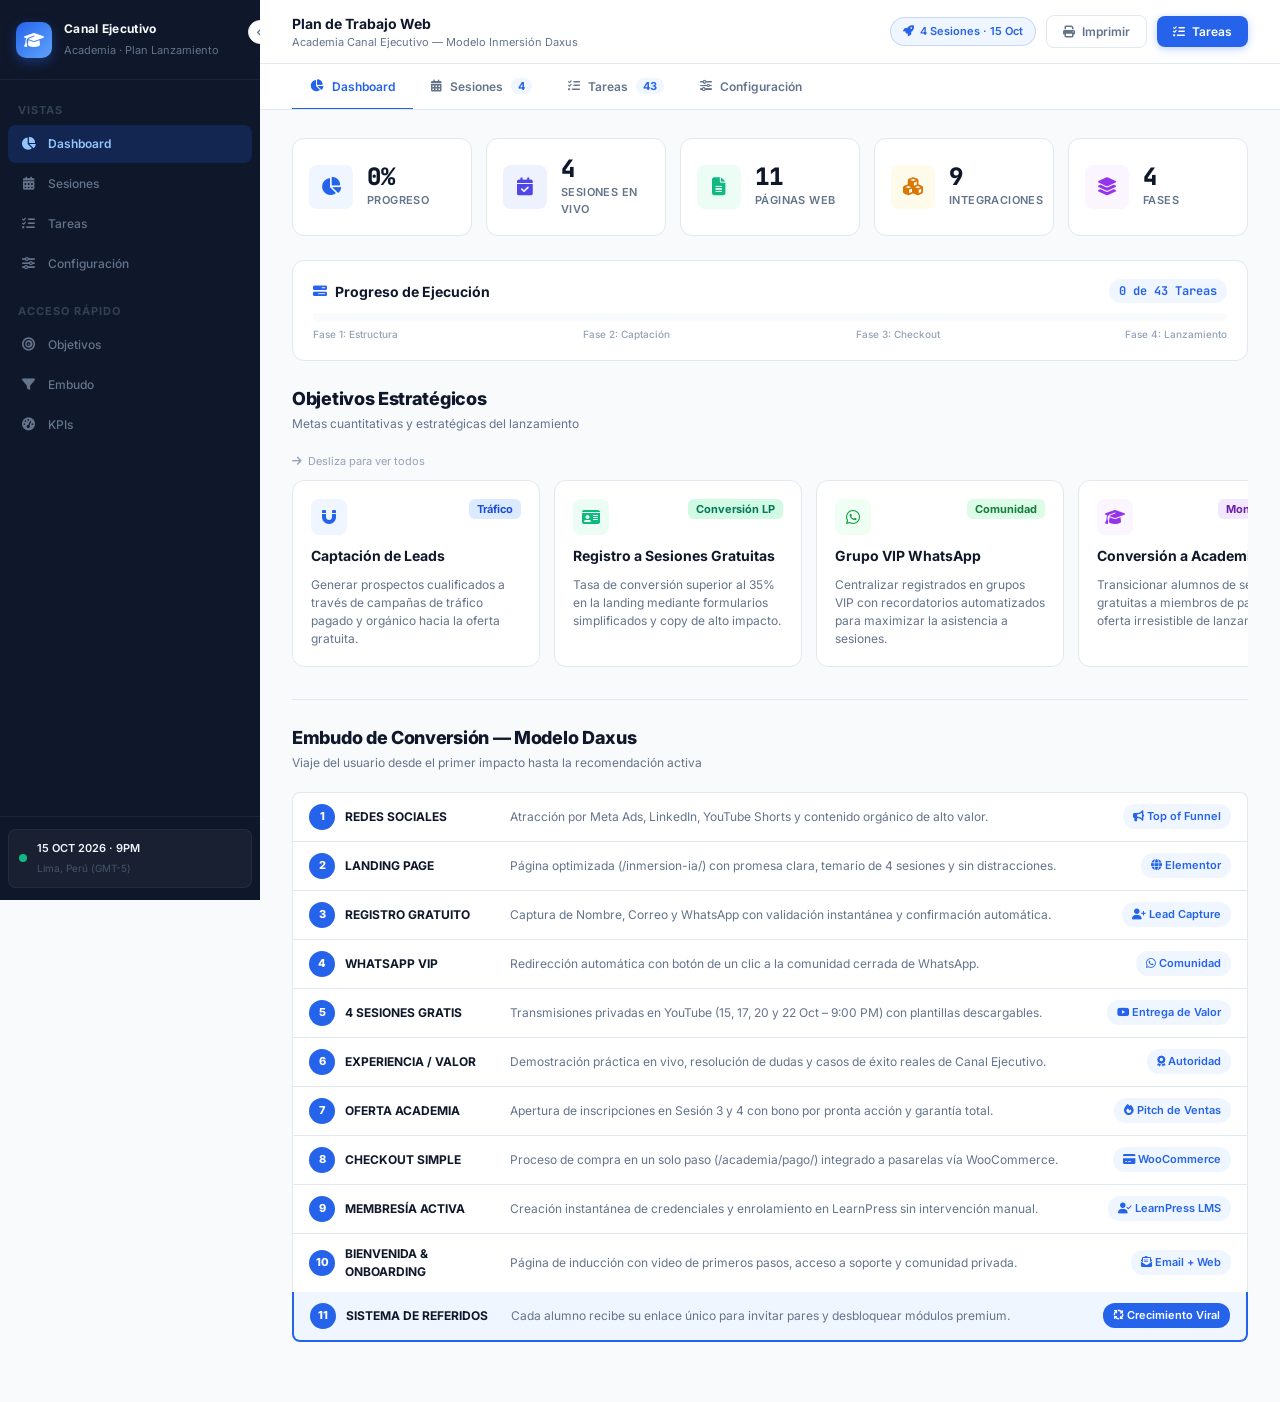
<file: plan-trabajo-academia-canal-ejecutivo.html>
﻿<!DOCTYPE html>
<html lang="es">
<head>
<meta charset="UTF-8">
<meta name="viewport" content="width=device-width, initial-scale=1.0">
<title>Plan de Trabajo | Academia Canal Ejecutivo</title>
<meta name="description" content="Dashboard estrategico para el lanzamiento Academia Canal Ejecutivo 4 sesiones modelo Daxus.">
<link rel="preconnect" href="https://fonts.googleapis.com">
<link href="https://fonts.googleapis.com/css2?family=Inter:wght@300;400;500;600;700;800&family=JetBrains+Mono:wght@500;600&display=swap" rel="stylesheet">
<link rel="stylesheet" href="https://cdnjs.cloudflare.com/ajax/libs/font-awesome/6.5.1/css/all.min.css">
<style>
:root{--bg:#F8FAFC;--surface:#fff;--border:#E2E8F0;--primary:#2563EB;--primary-h:#1D4ED8;--primary-l:#EFF6FF;--text-1:#0F172A;--text-2:#64748B;--text-3:#94A3B8;--sb-bg:#0F172A;--sb-b:rgba(255,255,255,.06);--sb-w:260px;--sb-cw:68px;--ok:#10B981;--warn:#F59E0B;--xl:26px;--lg:18px;--md:14px;--sm:12px;--xs:11px;--r1:8px;--r2:12px;--sh1:0 1px 3px rgba(0,0,0,.05);--sh2:0 4px 16px rgba(0,0,0,.06);--shg:0 4px 24px rgba(37,99,235,.12);--ez:cubic-bezier(.16,1,.3,1);--d:.25s}
*,*::before,*::after{box-sizing:border-box;margin:0;padding:0}
body{font-family:'Inter',sans-serif;background:var(--bg);color:var(--text-1);display:flex;min-height:100vh;font-size:var(--md);line-height:1.5}
::-webkit-scrollbar{width:5px;height:5px}::-webkit-scrollbar-track{background:transparent}::-webkit-scrollbar-thumb{background:var(--border);border-radius:3px}
.sidebar{width:var(--sb-w);background:var(--sb-bg);display:flex;flex-direction:column;position:fixed;top:0;left:0;bottom:0;z-index:200;transition:width var(--d) var(--ez);overflow:hidden}
.sidebar.collapsed{width:var(--sb-cw)}
.sb-brand{display:flex;align-items:center;gap:12px;padding:20px 16px;border-bottom:1px solid var(--sb-b);min-height:72px;flex-shrink:0}
.sb-logo{width:36px;height:36px;border-radius:10px;background:linear-gradient(135deg,#2563EB,#60A5FA);display:flex;align-items:center;justify-content:center;color:#fff;font-size:16px;flex-shrink:0;box-shadow:0 4px 12px rgba(37,99,235,.4)}
.sb-txt{overflow:hidden;transition:opacity var(--d),width var(--d) var(--ez);white-space:nowrap}
.sidebar.collapsed .sb-txt{opacity:0;width:0}
.sb-txt strong{display:block;font-size:var(--sm);font-weight:700;color:#F8FAFC;letter-spacing:.3px}
.sb-txt span{font-size:var(--xs);color:#64748B}
.st-btn{position:absolute;top:20px;right:-12px;width:24px;height:24px;background:var(--surface);border:1px solid var(--border);border-radius:50%;display:flex;align-items:center;justify-content:center;cursor:pointer;color:var(--text-2);font-size:10px;box-shadow:var(--sh1);transition:all var(--d);z-index:10}
.st-btn:hover{background:var(--primary);color:#fff;border-color:var(--primary)}
.sidebar.collapsed .st-btn i{transform:rotate(180deg)}
.sb-nav{flex:1;overflow-y:auto;overflow-x:hidden;padding:12px 8px;display:flex;flex-direction:column;gap:2px}
.nav-section{font-size:var(--xs);font-weight:700;text-transform:uppercase;letter-spacing:1px;color:#334155;padding:10px 10px 4px;white-space:nowrap;transition:opacity var(--d)}
.sidebar.collapsed .nav-section{opacity:0}
.nav-link{display:flex;align-items:center;gap:10px;padding:9px 10px;color:#64748B;text-decoration:none;font-size:var(--sm);font-weight:500;border-radius:var(--r1);transition:all var(--d);white-space:nowrap;cursor:pointer;border:none;background:transparent;width:100%;font-family:'Inter',sans-serif;text-align:left}
.ni{width:20px;height:20px;display:flex;align-items:center;justify-content:center;font-size:13px;flex-shrink:0}
.nl{transition:opacity var(--d)}
.sidebar.collapsed .nl{opacity:0}
.nav-link:hover{color:#E2E8F0;background:rgba(255,255,255,.07)}
.nav-link.active{color:#93C5FD;background:rgba(37,99,235,.2);font-weight:600}
.sb-footer{padding:12px 8px;border-top:1px solid var(--sb-b);flex-shrink:0;overflow:hidden}
.live-b{display:flex;align-items:center;gap:10px;padding:10px;background:rgba(255,255,255,.04);border:1px solid var(--sb-b);border-radius:var(--r1)}
.pdot{width:8px;height:8px;border-radius:50%;background:var(--ok);flex-shrink:0;animation:pulse 2.5s infinite}
@keyframes pulse{0%,100%{box-shadow:0 0 0 0 rgba(16,185,129,.5)}50%{box-shadow:0 0 0 6px rgba(16,185,129,0)}}
.live-txt{white-space:nowrap;overflow:hidden;transition:opacity var(--d)}
.sidebar.collapsed .live-txt{opacity:0}
.live-txt strong{display:block;font-size:var(--xs);color:#F1F5F9;font-weight:600}
.live-txt span{font-size:10px;color:#475569}
.main{margin-left:var(--sb-w);flex:1;min-width:0;display:flex;flex-direction:column;transition:margin-left var(--d) var(--ez)}
.main.expanded{margin-left:var(--sb-cw)}
.topbar{background:var(--surface);border-bottom:1px solid var(--border);padding:0 32px;height:64px;display:flex;align-items:center;justify-content:space-between;gap:20px;position:sticky;top:0;z-index:100;flex-shrink:0}
.topbar h1{font-size:var(--md);font-weight:700}
.topbar p{font-size:var(--xs);color:var(--text-2)}
.tbr{display:flex;align-items:center;gap:10px}
.chip{display:inline-flex;align-items:center;gap:6px;padding:5px 12px;border:1px solid var(--border);border-radius:20px;font-size:var(--xs);font-weight:600;color:var(--text-2);background:var(--bg)}
.chip.p{background:var(--primary-l);border-color:rgba(37,99,235,.2);color:var(--primary)}
.btn{display:inline-flex;align-items:center;gap:7px;padding:8px 16px;border-radius:var(--r1);font-size:var(--sm);font-weight:600;cursor:pointer;border:none;transition:all var(--d);font-family:'Inter',sans-serif}
.btn-p{background:var(--primary);color:#fff;box-shadow:0 2px 8px rgba(37,99,235,.3)}
.btn-p:hover{background:var(--primary-h);transform:translateY(-1px)}
.btn-g{background:transparent;color:var(--text-2);border:1px solid var(--border)}
.btn-g:hover{background:var(--bg);color:var(--text-1)}
.tab-bar{background:var(--surface);border-bottom:1px solid var(--border);padding:0 32px;display:flex;flex-shrink:0;overflow-x:auto}
.tab-btn{display:flex;align-items:center;gap:8px;padding:14px 18px;font-size:var(--sm);font-weight:600;color:var(--text-2);cursor:pointer;border:none;background:transparent;border-bottom:2px solid transparent;margin-bottom:-1px;transition:all var(--d);white-space:nowrap;font-family:'Inter',sans-serif}
.tab-btn i{font-size:12px}
.tab-btn:hover{color:var(--text-1)}
.tab-btn.active{color:var(--primary);border-bottom-color:var(--primary)}
.tc{background:var(--primary-l);color:var(--primary);font-size:var(--xs);font-weight:700;padding:1px 7px;border-radius:10px}
.tab-btn.active .tc{background:var(--primary);color:#fff}
.tab-panels{flex:1;overflow-y:auto;padding:28px 32px 60px}
.tab-panel{display:none}
.tab-panel.active{display:block;animation:fi .2s ease}
@keyframes fi{from{opacity:0;transform:translateY(6px)}to{opacity:1;transform:translateY(0)}}
.sh{margin-bottom:20px}
.sh h2{font-size:var(--lg);font-weight:800;letter-spacing:-.3px}
.sh p{font-size:var(--sm);color:var(--text-2);margin-top:3px}
.stats{display:grid;grid-template-columns:repeat(auto-fit,minmax(155px,1fr));gap:14px;margin-bottom:24px}
.sc{background:var(--surface);border:1px solid var(--border);border-radius:var(--r2);padding:18px 16px;display:flex;align-items:center;gap:14px;transition:all var(--d)}
.sc:hover{box-shadow:var(--sh2);transform:translateY(-2px)}
.si{width:44px;height:44px;border-radius:var(--r1);display:flex;align-items:center;justify-content:center;font-size:18px;flex-shrink:0}
.ib{background:#EFF6FF;color:#2563EB}.ii{background:#EEF2FF;color:#4F46E5}.ie{background:#ECFDF5;color:#10B981}.ia{background:#FFFBEB;color:#D97706}.ip{background:#FAF5FF;color:#9333EA}
.sv{font-size:24px;font-weight:800;font-family:'JetBrains Mono',monospace;line-height:1}
.sl{font-size:var(--xs);color:var(--text-2);font-weight:600;text-transform:uppercase;letter-spacing:.4px;margin-top:3px}
.prog-card{background:var(--surface);border:1px solid var(--border);border-radius:var(--r2);padding:18px 20px;margin-bottom:24px}
.prog-top{display:flex;justify-content:space-between;align-items:center;margin-bottom:10px}
.prog-top h3{font-size:var(--md);font-weight:700;display:flex;align-items:center;gap:8px}
.prog-top h3 i{color:var(--primary)}
.prog-ctr{font-family:'JetBrains Mono',monospace;font-size:var(--sm);font-weight:700;color:var(--primary);background:var(--primary-l);padding:3px 10px;border-radius:12px}
.prog-track{width:100%;height:8px;background:var(--bg);border-radius:4px;overflow:hidden}
.prog-fill{height:100%;width:0%;background:linear-gradient(90deg,#2563EB,#60A5FA);border-radius:4px;transition:width .5s var(--ez)}
.prog-ph{display:flex;justify-content:space-between;margin-top:6px;font-size:10px;color:var(--text-3);font-weight:500}
.scroll-hint{display:flex;align-items:center;gap:6px;margin-bottom:10px;font-size:var(--xs);color:var(--text-3)}
.scroll-hint i{animation:fr 1.5s infinite ease-in-out}
@keyframes fr{0%,100%{transform:translateX(0)}50%{transform:translateX(4px)}}
.obj-row{display:flex;gap:14px;overflow-x:auto;padding-bottom:8px;scrollbar-width:none}
.obj-row::-webkit-scrollbar{display:none}
.oc{flex-shrink:0;width:248px;background:var(--surface);border:1px solid var(--border);border-radius:var(--r2);padding:18px;display:flex;flex-direction:column;gap:10px;transition:all var(--d)}
.oc:hover{border-color:var(--primary);box-shadow:var(--shg);transform:translateY(-2px)}
.oc-top{display:flex;justify-content:space-between;align-items:flex-start}
.oc-icon{width:36px;height:36px;border-radius:var(--r1);display:flex;align-items:center;justify-content:center;font-size:16px}
.oc-badge{font-size:var(--xs);font-weight:700;padding:2px 8px;border-radius:6px}
.oc-title{font-size:var(--md);font-weight:700}
.oc-desc{font-size:var(--sm);color:var(--text-2);line-height:1.5}
.funnel{display:flex;flex-direction:column}
.fi{display:grid;grid-template-columns:185px 1fr auto;align-items:center;gap:16px;padding:11px 16px;border:1px solid var(--border);border-bottom:none;background:var(--surface);transition:all var(--d)}
.fi:first-child{border-radius:var(--r1) var(--r1) 0 0}
.fi:last-child{border-bottom:1px solid var(--border);border-radius:0 0 var(--r1) var(--r1)}
.fi:hover{background:var(--primary-l);border-color:rgba(37,99,235,.2)}
.fn{display:flex;align-items:center;gap:10px;font-weight:700;font-size:var(--sm)}
.fd{width:26px;height:26px;border-radius:50%;background:var(--primary);color:#fff;display:flex;align-items:center;justify-content:center;font-size:11px;font-weight:800;flex-shrink:0}
.fdesc{font-size:var(--sm);color:var(--text-2)}
.ftag{font-size:var(--xs);font-weight:600;color:var(--primary);background:var(--primary-l);padding:4px 10px;border-radius:12px;white-space:nowrap}
.sg-grid{display:grid;grid-template-columns:repeat(auto-fit,minmax(310px,1fr));gap:16px}
.scard{background:var(--surface);border:1px solid var(--border);border-radius:var(--r2);overflow:hidden;transition:all var(--d)}
.scard:hover{box-shadow:var(--sh2);transform:translateY(-2px)}
.scard-top{padding:16px 20px;border-bottom:1px solid var(--border);display:flex;justify-content:space-between;align-items:flex-start}
.snum{width:32px;height:32px;border-radius:var(--r1);background:var(--primary);color:#fff;display:flex;align-items:center;justify-content:center;font-weight:800;font-size:var(--md)}
.stitle{font-size:var(--md);font-weight:800;margin-top:8px}
.ssub{font-size:var(--xs);font-weight:700;color:var(--primary);text-transform:uppercase;letter-spacing:.5px;margin-top:2px}
.smeta{display:flex;gap:6px;flex-direction:column;align-items:flex-end}
.sdate{font-size:var(--xs);font-weight:700;color:var(--primary);background:var(--primary-l);padding:3px 10px;border-radius:10px;white-space:nowrap}
.sdur{font-size:var(--xs);color:var(--text-2)}
.sbody{display:grid;grid-template-columns:1fr 1fr}
.scol{padding:14px 16px}
.scol:first-child{border-right:1px solid var(--border)}
.scol-h{font-size:var(--xs);font-weight:700;text-transform:uppercase;letter-spacing:.5px;color:var(--text-3);margin-bottom:8px;display:flex;align-items:center;gap:5px}
.slist{list-style:none;display:flex;flex-direction:column;gap:5px}
.slist li{font-size:var(--sm);color:var(--text-2);display:flex;align-items:flex-start;gap:6px;line-height:1.4}
.slist li i{color:var(--primary);font-size:10px;margin-top:3px;flex-shrink:0}
.scol.dv{background:#FAFCFF}
.scol.dv .slist li i{color:var(--ok)}
.fbar{background:var(--surface);border:1px solid var(--border);border-radius:var(--r2);padding:12px 16px;display:flex;flex-wrap:wrap;gap:10px;align-items:center;margin-bottom:16px}
.fg{display:flex;align-items:center;gap:6px}
.flbl{font-size:var(--xs);font-weight:700;color:var(--text-2);white-space:nowrap}
.fsel{background:var(--bg);border:1px solid var(--border);border-radius:var(--r1);padding:6px 10px;font-size:var(--sm);font-weight:600;color:var(--text-1);outline:none;cursor:pointer;font-family:'Inter',sans-serif}
.fsel:focus{border-color:var(--primary)}
.fsrch{flex:1;min-width:180px;position:relative}
.fsrch input{width:100%;background:var(--bg);border:1px solid var(--border);border-radius:var(--r1);padding:6px 10px 6px 30px;font-size:var(--sm);outline:none;font-family:'Inter',sans-serif}
.fsrch input:focus{border-color:var(--primary)}
.sico{position:absolute;left:10px;top:50%;transform:translateY(-50%);color:var(--text-3);font-size:12px}
.twrap{background:var(--surface);border:1px solid var(--border);border-radius:var(--r2);overflow:hidden}
.dtbl{width:100%;border-collapse:collapse;font-size:var(--sm)}
.dtbl thead{background:var(--bg);border-bottom:1px solid var(--border)}
.dtbl th{padding:10px 14px;font-weight:700;color:var(--text-2);text-transform:uppercase;font-size:var(--xs);letter-spacing:.5px;white-space:nowrap;text-align:left}
.dtbl td{padding:11px 14px;border-bottom:1px solid var(--border);vertical-align:middle}
.dtbl tbody tr:last-child td{border-bottom:none}
.dtbl tbody tr:hover{background:var(--bg)}
.badge{display:inline-flex;align-items:center;gap:5px;padding:3px 9px;border-radius:10px;font-size:var(--xs);font-weight:700;cursor:pointer;user-select:none;transition:all var(--d);white-space:nowrap}
.badge:hover{filter:brightness(.9);transform:scale(.97)}
.bpend{background:#FEF2F2;color:#DC2626}.bprog{background:#FFFBEB;color:#D97706}.brev{background:var(--primary-l);color:var(--primary)}.bdone{background:#ECFDF5;color:#059669}
.pbadge{display:inline-flex;align-items:center;gap:4px;font-size:10px;font-weight:700;padding:2px 7px;border-radius:5px}
.palta{background:#FEE2E2;color:#B91C1C}.pmedia{background:#FEF3C7;color:#B45309}.pbaja{background:#F1F5F9;color:#64748B}
.pg-grid{display:grid;grid-template-columns:repeat(auto-fill,minmax(280px,1fr));gap:14px}
.pgc{background:var(--surface);border:1px solid var(--border);border-radius:var(--r2);padding:16px;display:flex;flex-direction:column;gap:10px;transition:all var(--d)}
.pgc:hover{border-color:var(--primary);box-shadow:var(--shg);transform:translateY(-2px)}
.pgslug{font-family:'JetBrains Mono',monospace;font-size:var(--sm);font-weight:600;color:var(--primary);background:var(--primary-l);padding:3px 8px;border-radius:5px;word-break:break-all}
.pgrow{display:flex;gap:6px;font-size:var(--sm)}
.pgkey{font-weight:700;color:var(--text-2);min-width:58px;flex-shrink:0}
.fbox{background:var(--surface);border:1px solid var(--border);border-radius:var(--r2);padding:18px 20px;margin-bottom:14px}
.ftitle{font-size:var(--md);font-weight:700;margin-bottom:14px;display:flex;align-items:center;gap:8px}
.ftitle i{color:var(--primary)}
.fnodes{display:flex;align-items:center;gap:8px;overflow-x:auto;padding-bottom:4px;scrollbar-width:none}
.fnodes::-webkit-scrollbar{display:none}
.fnode{background:var(--bg);border:1px solid var(--border);padding:8px 14px;border-radius:var(--r1);font-size:var(--sm);font-weight:600;display:flex;align-items:center;gap:7px;white-space:nowrap;transition:all var(--d)}
.fnode:hover{border-color:var(--primary);color:var(--primary);transform:translateY(-1px)}
.fnode i{color:var(--primary)}
.farr{color:var(--text-3);font-size:12px;flex-shrink:0}
.tg{display:grid;grid-template-columns:repeat(auto-fill,minmax(205px,1fr));gap:12px}
.tcard{background:var(--surface);border:1px solid var(--border);border-radius:var(--r2);padding:14px 16px;display:flex;align-items:center;gap:12px;transition:all var(--d)}
.tcard:hover{border-color:var(--primary);box-shadow:var(--shg);transform:translateY(-1px)}
.tlogo{width:40px;height:40px;border-radius:var(--r1);background:var(--bg);border:1px solid var(--border);display:flex;align-items:center;justify-content:center;font-size:18px;flex-shrink:0}
.tname{font-size:var(--md);font-weight:700}
.trole{font-size:var(--xs);color:var(--text-2);margin-top:1px}
.tok{font-size:10px;font-weight:700;color:var(--ok);display:flex;align-items:center;gap:3px;margin-top:3px}
.kg{display:grid;grid-template-columns:repeat(auto-fill,minmax(190px,1fr));gap:12px}
.kc{background:var(--surface);border:1px solid var(--border);border-radius:var(--r2);padding:16px 18px;transition:all var(--d)}
.kc:hover{border-color:var(--primary);box-shadow:var(--shg)}
.kclbl{font-size:var(--xs);font-weight:700;text-transform:uppercase;letter-spacing:.5px;color:var(--text-2)}
.kcval{font-size:22px;font-weight:800;font-family:'JetBrains Mono',monospace;margin:5px 0;letter-spacing:-.5px}
.kcnote{font-size:var(--xs);color:var(--primary);font-weight:600;display:flex;align-items:center;gap:4px}
.ckg{display:grid;grid-template-columns:repeat(auto-fill,minmax(255px,1fr));gap:10px}
.cki{background:var(--surface);border:1px solid var(--border);border-radius:var(--r1);padding:12px 14px;display:flex;align-items:center;gap:10px;cursor:pointer;transition:all var(--d);user-select:none}
.cki:hover{background:var(--bg)}
.cki.done{background:#F0FDF4;border-color:#BBF7D0}
.cki.done .ckt{text-decoration:line-through;color:var(--text-2)}
.ckcb{width:18px;height:18px;border-radius:5px;border:2px solid var(--border);display:flex;align-items:center;justify-content:center;background:var(--surface);flex-shrink:0;transition:all var(--d);font-size:9px}
.cki.done .ckcb{background:var(--ok);border-color:var(--ok);color:#fff}
.ckt{font-size:var(--sm);font-weight:600;transition:all var(--d)}
.gap{margin-bottom:24px}
.divider{border:none;border-top:1px solid var(--border);margin:24px 0}
.mob{display:none;position:fixed;bottom:20px;right:20px;width:48px;height:48px;border-radius:50%;background:var(--primary);color:#fff;border:none;font-size:18px;box-shadow:0 4px 14px rgba(37,99,235,.4);z-index:300;cursor:pointer;align-items:center;justify-content:center}
.ov{display:none;position:fixed;inset:0;background:rgba(0,0,0,.4);z-index:150}
@media(max-width:1024px){
.sidebar{transform:translateX(-100%);width:var(--sb-w)!important}
.sidebar.open{transform:translateX(0)}
.ov.active{display:block}
.main{margin-left:0!important}
.mob{display:flex}
.st-btn{display:none}
.tab-panels{padding:20px 16px 60px}
.topbar{padding:0 16px}
.sg-grid{grid-template-columns:1fr}
.sbody{grid-template-columns:1fr}
.scol:first-child{border-right:none;border-bottom:1px solid var(--border)}
.fi{grid-template-columns:1fr;gap:6px}
}
</style>
</head>
<body>
<div class="ov" id="ov"></div>
<button class="mob" id="mobBtn"><i class="fa-solid fa-bars"></i></button>

<aside class="sidebar" id="sidebar">
  <div class="sb-brand">
    <div class="sb-logo"><i class="fa-solid fa-graduation-cap"></i></div>
    <div class="sb-txt"><strong>Canal Ejecutivo</strong><span>Academia &middot; Plan Lanzamiento</span></div>
  </div>
  <div class="st-btn" id="stBtn"><i class="fa-solid fa-chevron-left"></i></div>
  <nav class="sb-nav">
    <div class="nav-section">Vistas</div>
    <button class="nav-link active" data-tab="dashboard"><span class="ni"><i class="fa-solid fa-chart-pie"></i></span><span class="nl">Dashboard</span></button>
    <button class="nav-link" data-tab="sesiones"><span class="ni"><i class="fa-solid fa-calendar-days"></i></span><span class="nl">Sesiones</span></button>
    <button class="nav-link" data-tab="tareas"><span class="ni"><i class="fa-solid fa-list-check"></i></span><span class="nl">Tareas</span></button>
    <button class="nav-link" data-tab="config"><span class="ni"><i class="fa-solid fa-sliders"></i></span><span class="nl">Configuraci&oacute;n</span></button>
    <div class="nav-section" style="margin-top:8px">Acceso R&aacute;pido</div>
    <button class="nav-link" data-tab="dashboard"><span class="ni"><i class="fa-solid fa-bullseye"></i></span><span class="nl">Objetivos</span></button>
    <button class="nav-link" data-tab="dashboard"><span class="ni"><i class="fa-solid fa-filter"></i></span><span class="nl">Embudo</span></button>
    <button class="nav-link" data-tab="config"><span class="ni"><i class="fa-solid fa-gauge-high"></i></span><span class="nl">KPIs</span></button>
  </nav>
  <div class="sb-footer">
    <div class="live-b">
      <div class="pdot"></div>
      <div class="live-txt"><strong>15 OCT 2026 &middot; 9PM</strong><span>Lima, Per&uacute; (GMT-5)</span></div>
    </div>
  </div>
</aside>

<div class="main" id="main">
  <div class="topbar">
    <div><h1>Plan de Trabajo Web</h1><p>Academia Canal Ejecutivo &mdash; Modelo Inmersi&oacute;n Daxus</p></div>
    <div class="tbr">
      <span class="chip p"><i class="fa-solid fa-rocket"></i> 4 Sesiones &middot; 15 Oct</span>
      <button class="btn btn-g" onclick="window.print()"><i class="fa-solid fa-print"></i> Imprimir</button>
      <button class="btn btn-p" onclick="switchTab('tareas')"><i class="fa-solid fa-list-check"></i> Tareas</button>
    </div>
  </div>

  <div class="tab-bar">
    <button class="tab-btn active" data-tab="dashboard"><i class="fa-solid fa-chart-pie"></i> Dashboard</button>
    <button class="tab-btn" data-tab="sesiones"><i class="fa-solid fa-calendar-days"></i> Sesiones <span class="tc">4</span></button>
    <button class="tab-btn" data-tab="tareas"><i class="fa-solid fa-list-check"></i> Tareas <span class="tc" id="tCount">43</span></button>
    <button class="tab-btn" data-tab="config"><i class="fa-solid fa-sliders"></i> Configuraci&oacute;n</button>
  </div>

  <div class="tab-panels">
    <!-- TAB DASHBOARD -->
    <div class="tab-panel active" id="tab-dashboard">
      <div class="stats">
        <div class="sc"><div class="si ib"><i class="fa-solid fa-chart-pie"></i></div><div><div class="sv" id="pctTxt">0%</div><div class="sl">Progreso</div></div></div>
        <div class="sc"><div class="si ii"><i class="fa-solid fa-calendar-check"></i></div><div><div class="sv">4</div><div class="sl">Sesiones en Vivo</div></div></div>
        <div class="sc"><div class="si ie"><i class="fa-solid fa-file-lines"></i></div><div><div class="sv">11</div><div class="sl">P&aacute;ginas Web</div></div></div>
        <div class="sc"><div class="si ia"><i class="fa-solid fa-cubes"></i></div><div><div class="sv">9</div><div class="sl">Integraciones</div></div></div>
        <div class="sc"><div class="si ip"><i class="fa-solid fa-layer-group"></i></div><div><div class="sv">4</div><div class="sl">Fases</div></div></div>
      </div>

      <div class="prog-card">
        <div class="prog-top">
          <h3><i class="fa-solid fa-bars-progress"></i> Progreso de Ejecuci&oacute;n</h3>
          <span class="prog-ctr" id="pctCtr">0 de 43 Tareas</span>
        </div>
        <div class="prog-track"><div class="prog-fill" id="pctBar"></div></div>
        <div class="prog-ph"><span>Fase 1: Estructura</span><span>Fase 2: Captaci&oacute;n</span><span>Fase 3: Checkout</span><span>Fase 4: Lanzamiento</span></div>
      </div>

      <div class="gap">
        <div class="sh"><h2>Objetivos Estrat&eacute;gicos</h2><p>Metas cuantitativas y estrat&eacute;gicas del lanzamiento</p></div>
        <div class="scroll-hint"><i class="fa-solid fa-arrow-right"></i> Desliza para ver todos</div>
        <div class="obj-row">
          <div class="oc"><div class="oc-top"><div class="oc-icon" style="background:#EFF6FF;color:#2563EB"><i class="fa-solid fa-magnet"></i></div><span class="oc-badge" style="background:#DBEAFE;color:#1D4ED8">Tr&aacute;fico</span></div><div class="oc-title">Captaci&oacute;n de Leads</div><div class="oc-desc">Generar prospectos cualificados a trav&eacute;s de campa&ntilde;as de tr&aacute;fico pagado y org&aacute;nico hacia la oferta gratuita.</div></div>
          <div class="oc"><div class="oc-top"><div class="oc-icon" style="background:#ECFDF5;color:#10B981"><i class="fa-solid fa-id-card"></i></div><span class="oc-badge" style="background:#D1FAE5;color:#047857">Conversi&oacute;n LP</span></div><div class="oc-title">Registro a Sesiones Gratuitas</div><div class="oc-desc">Tasa de conversi&oacute;n superior al 35% en la landing mediante formularios simplificados y copy de alto impacto.</div></div>
          <div class="oc"><div class="oc-top"><div class="oc-icon" style="background:#F0FFF4;color:#16A34A"><i class="fa-brands fa-whatsapp"></i></div><span class="oc-badge" style="background:#DCFCE7;color:#15803D">Comunidad</span></div><div class="oc-title">Grupo VIP WhatsApp</div><div class="oc-desc">Centralizar registrados en grupos VIP con recordatorios automatizados para maximizar la asistencia a sesiones.</div></div>
          <div class="oc"><div class="oc-top"><div class="oc-icon" style="background:#FAF5FF;color:#9333EA"><i class="fa-solid fa-graduation-cap"></i></div><span class="oc-badge" style="background:#F3E8FF;color:#6B21A8">Monetizaci&oacute;n</span></div><div class="oc-title">Conversi&oacute;n a Academia</div><div class="oc-desc">Transicionar alumnos de sesiones gratuitas a miembros de pago con oferta irresistible de lanzamiento.</div></div>
          <div class="oc"><div class="oc-top"><div class="oc-icon" style="background:#FFFBEB;color:#D97706"><i class="fa-solid fa-gears"></i></div><span class="oc-badge" style="background:#FDE68A;color:#B45309">Eficiencia</span></div><div class="oc-title">Automatizaci&oacute;n 100%</div><div class="oc-desc">Orquestar flujos aut&oacute;nomos con Make entre Elementor, WhatsApp API, WooCommerce y LearnPress.</div></div>
          <div class="oc"><div class="oc-top"><div class="oc-icon" style="background:#FFF1F2;color:#E11D48"><i class="fa-solid fa-share-nodes"></i></div><span class="oc-badge" style="background:#FFE4E6;color:#BE123C">Viralidad</span></div><div class="oc-title">Sistema de Referidos</div><div class="oc-desc">Incentivar participantes a invitar colegas a cambio de accesos exclusivos y recursos complementarios.</div></div>
          <div class="oc"><div class="oc-top"><div class="oc-icon" style="background:#F5F3FF;color:#7C3AED"><i class="fa-solid fa-chart-line"></i></div><span class="oc-badge" style="background:#EDE9FE;color:#5B21B6">Analytics</span></div><div class="oc-title">Medici&oacute;n de Resultados</div><div class="oc-desc">Trazabilidad completa con Meta CAPI, Google Analytics 4 y UTMs en cada punto de contacto del funnel.</div></div>
        </div>
      </div>

      <hr class="divider">
      <div class="sh"><h2>Embudo de Conversi&oacute;n &mdash; Modelo Daxus</h2><p>Viaje del usuario desde el primer impacto hasta la recomendaci&oacute;n activa</p></div>
      <div class="funnel">
        <div class="fi"><div class="fn"><div class="fd">1</div> REDES SOCIALES</div><div class="fdesc">Atracci&oacute;n por Meta Ads, LinkedIn, YouTube Shorts y contenido org&aacute;nico de alto valor.</div><div class="ftag"><i class="fa-solid fa-bullhorn"></i> Top of Funnel</div></div>
        <div class="fi"><div class="fn"><div class="fd">2</div> LANDING PAGE</div><div class="fdesc">P&aacute;gina optimizada (/inmersion-ia/) con promesa clara, temario de 4 sesiones y sin distracciones.</div><div class="ftag"><i class="fa-solid fa-globe"></i> Elementor</div></div>
        <div class="fi"><div class="fn"><div class="fd">3</div> REGISTRO GRATUITO</div><div class="fdesc">Captura de Nombre, Correo y WhatsApp con validaci&oacute;n instant&aacute;nea y confirmaci&oacute;n autom&aacute;tica.</div><div class="ftag"><i class="fa-solid fa-user-plus"></i> Lead Capture</div></div>
        <div class="fi"><div class="fn"><div class="fd">4</div> WHATSAPP VIP</div><div class="fdesc">Redirecci&oacute;n autom&aacute;tica con bot&oacute;n de un clic a la comunidad cerrada de WhatsApp.</div><div class="ftag"><i class="fa-brands fa-whatsapp"></i> Comunidad</div></div>
        <div class="fi"><div class="fn"><div class="fd">5</div> 4 SESIONES GRATIS</div><div class="fdesc">Transmisiones privadas en YouTube (15, 17, 20 y 22 Oct &ndash; 9:00 PM) con plantillas descargables.</div><div class="ftag"><i class="fa-brands fa-youtube"></i> Entrega de Valor</div></div>
        <div class="fi"><div class="fn"><div class="fd">6</div> EXPERIENCIA / VALOR</div><div class="fdesc">Demostraci&oacute;n pr&aacute;ctica en vivo, resoluci&oacute;n de dudas y casos de &eacute;xito reales de Canal Ejecutivo.</div><div class="ftag"><i class="fa-solid fa-award"></i> Autoridad</div></div>
        <div class="fi"><div class="fn"><div class="fd">7</div> OFERTA ACADEMIA</div><div class="fdesc">Apertura de inscripciones en Sesi&oacute;n 3 y 4 con bono por pronta acci&oacute;n y garant&iacute;a total.</div><div class="ftag"><i class="fa-solid fa-fire"></i> Pitch de Ventas</div></div>
        <div class="fi"><div class="fn"><div class="fd">8</div> CHECKOUT SIMPLE</div><div class="fdesc">Proceso de compra en un solo paso (/academia/pago/) integrado a pasarelas v&iacute;a WooCommerce.</div><div class="ftag"><i class="fa-solid fa-credit-card"></i> WooCommerce</div></div>
        <div class="fi"><div class="fn"><div class="fd">9</div> MEMBRES&Iacute;A ACTIVA</div><div class="fdesc">Creaci&oacute;n instant&aacute;nea de credenciales y enrolamiento en LearnPress sin intervenci&oacute;n manual.</div><div class="ftag"><i class="fa-solid fa-user-check"></i> LearnPress LMS</div></div>
        <div class="fi"><div class="fn"><div class="fd">10</div> BIENVENIDA &amp; ONBOARDING</div><div class="fdesc">P&aacute;gina de inducci&oacute;n con video de primeros pasos, acceso a soporte y comunidad privada.</div><div class="ftag"><i class="fa-solid fa-envelope-open-text"></i> Email + Web</div></div>
        <div class="fi" style="border:2px solid var(--primary);background:var(--primary-l);border-radius:0 0 var(--r1) var(--r1);border-top:none"><div class="fn"><div class="fd">11</div> SISTEMA DE REFERIDOS</div><div class="fdesc">Cada alumno recibe su enlace &uacute;nico para invitar pares y desbloquear m&oacute;dulos premium.</div><div class="ftag" style="background:var(--primary);color:#fff"><i class="fa-solid fa-arrows-spin"></i> Crecimiento Viral</div></div>
      </div>
    </div>
    <!-- TAB SESIONES -->
    <div class="tab-panel" id="tab-sesiones">
      <div class="sh"><h2>Cronograma &mdash; 4 Sesiones de Trabajo</h2><p>Despliegue cronol&oacute;gico de las sesiones en vivo (2 horas cada una)</p></div>
      <div class="sg-grid">
        <!-- SESION 1 -->
        <div class="scard">
          <div class="scard-top"><div><div class="snum">1</div><div class="stitle">SESI&Oacute;N 1</div><div class="ssub">Planificaci&oacute;n y Estructura</div></div><div class="smeta"><span class="sdate"><i class="fa-regular fa-calendar"></i> 15 OCT 2026 &middot; 9PM</span><span class="sdur"><i class="fa-regular fa-clock"></i> 2 Horas</span></div></div>
          <div class="sbody">
            <div class="scol"><div class="scol-h"><i class="fa-solid fa-list-check"></i> Tareas</div><ul class="slist"><li><i class="fa-solid fa-circle-dot"></i> Definir propuesta de valor central</li><li><i class="fa-solid fa-circle-dot"></i> Definir p&uacute;blico objetivo y avatar profesional</li><li><i class="fa-solid fa-circle-dot"></i> Definir oferta irresistible de la Academia</li><li><i class="fa-solid fa-circle-dot"></i> Definir estructura del funnel paso a paso</li><li><i class="fa-solid fa-circle-dot"></i> Definir recorrido y experiencia del usuario</li><li><i class="fa-solid fa-circle-dot"></i> Definir CTAs principales y puntos de acci&oacute;n</li><li><i class="fa-solid fa-circle-dot"></i> Definir mapa de p&aacute;ginas necesarias</li><li><i class="fa-solid fa-circle-dot"></i> Definir herramientas de medici&oacute;n y tracking</li></ul></div>
            <div class="scol dv"><div class="scol-h"><i class="fa-solid fa-box-archive"></i> Entregables</div><ul class="slist"><li><i class="fa-solid fa-circle-check"></i> Arquitectura visual y mapa del funnel</li><li><i class="fa-solid fa-circle-check"></i> Mapa esquem&aacute;tico de p&aacute;ginas a crear</li><li><i class="fa-solid fa-circle-check"></i> Documento de propuesta de valor y avatar</li><li><i class="fa-solid fa-circle-check"></i> Matriz de m&eacute;tricas y estructura de conversi&oacute;n</li></ul></div>
          </div>
        </div>
        <!-- SESION 2 -->
        <div class="scard">
          <div class="scard-top"><div><div class="snum">2</div><div class="stitle">SESI&Oacute;N 2</div><div class="ssub">Landing &amp; Captaci&oacute;n</div></div><div class="smeta"><span class="sdate"><i class="fa-regular fa-calendar"></i> 17 OCT 2026 &middot; 9PM</span><span class="sdur"><i class="fa-regular fa-clock"></i> 2 Horas</span></div></div>
          <div class="sbody">
            <div class="scol"><div class="scol-h"><i class="fa-solid fa-list-check"></i> Tareas</div><ul class="slist"><li><i class="fa-solid fa-circle-dot"></i> Crear landing page de registro en Elementor</li><li><i class="fa-solid fa-circle-dot"></i> Dise&ntilde;ar hero section de alto impacto visual</li><li><i class="fa-solid fa-circle-dot"></i> Redactar y estructurar secci&oacute;n de beneficios</li><li><i class="fa-solid fa-circle-dot"></i> Maquetar programa detallado de las 4 sesiones</li><li><i class="fa-solid fa-circle-dot"></i> Integrar formulario de captaci&oacute;n optimizado</li><li><i class="fa-solid fa-circle-dot"></i> Crear p&aacute;gina de confirmaci&oacute;n (/confirmacion/)</li><li><i class="fa-solid fa-circle-dot"></i> Configurar CTAs estrat&eacute;gicos y microcopys</li><li><i class="fa-solid fa-circle-dot"></i> Integrar enlace din&aacute;mico a WhatsApp</li><li><i class="fa-solid fa-circle-dot"></i> Optimizar renderizado responsive en m&oacute;vil</li><li><i class="fa-solid fa-circle-dot"></i> Configurar eventos b&aacute;sicos de tracking</li></ul></div>
            <div class="scol dv"><div class="scol-h"><i class="fa-solid fa-box-archive"></i> Entregables</div><ul class="slist"><li><i class="fa-solid fa-circle-check"></i> Landing (/inmersion-ia/) 100% funcional</li><li><i class="fa-solid fa-circle-check"></i> Formulario de registro activo y validado</li><li><i class="fa-solid fa-circle-check"></i> P&aacute;gina de agradecimiento y confirmaci&oacute;n</li><li><i class="fa-solid fa-circle-check"></i> Enlace directo a grupo VIP WhatsApp</li><li><i class="fa-solid fa-circle-check"></i> Pixeles instalados con evento Lead</li></ul></div>
          </div>
        </div>
        <!-- SESION 3 -->
        <div class="scard">
          <div class="scard-top"><div><div class="snum">3</div><div class="stitle">SESI&Oacute;N 3</div><div class="ssub">Academia, Checkout &amp; Automatizaci&oacute;n</div></div><div class="smeta"><span class="sdate"><i class="fa-regular fa-calendar"></i> 20 OCT 2026 &middot; 9PM</span><span class="sdur"><i class="fa-regular fa-clock"></i> 2 Horas</span></div></div>
          <div class="sbody">
            <div class="scol"><div class="scol-h"><i class="fa-solid fa-list-check"></i> Tareas</div><ul class="slist"><li><i class="fa-solid fa-circle-dot"></i> Crear landing oficial de la Academia (/academia/)</li><li><i class="fa-solid fa-circle-dot"></i> Presentar tabla de beneficios de la membres&iacute;a</li><li><i class="fa-solid fa-circle-dot"></i> Mostrar cat&aacute;logo y rutas de cursos en LearnPress</li><li><i class="fa-solid fa-circle-dot"></i> Estructurar oferta especial por lanzamiento</li><li><i class="fa-solid fa-circle-dot"></i> Crear producto suscripci&oacute;n en WooCommerce</li><li><i class="fa-solid fa-circle-dot"></i> Configurar pasarela y checkout sin fricci&oacute;n</li><li><i class="fa-solid fa-circle-dot"></i> Configurar asignaci&oacute;n autom&aacute;tica en LearnPress</li><li><i class="fa-solid fa-circle-dot"></i> Crear p&aacute;gina de bienvenida y primeros pasos</li><li><i class="fa-solid fa-circle-dot"></i> Configurar escenarios de Make (Webhooks)</li><li><i class="fa-solid fa-circle-dot"></i> Configurar emails transaccionales</li><li><i class="fa-solid fa-circle-dot"></i> Crear flujo de seguimiento post-sesi&oacute;n</li></ul></div>
            <div class="scol dv"><div class="scol-h"><i class="fa-solid fa-box-archive"></i> Entregables</div><ul class="slist"><li><i class="fa-solid fa-circle-check"></i> P&aacute;gina de ventas de Academia terminada</li><li><i class="fa-solid fa-circle-check"></i> Producto configurado en WooCommerce</li><li><i class="fa-solid fa-circle-check"></i> Checkout activo con m&eacute;todos de pago</li><li><i class="fa-solid fa-circle-check"></i> Enrolamiento directo en LearnPress</li><li><i class="fa-solid fa-circle-check"></i> Escenarios de Make probados en tiempo real</li></ul></div>
          </div>
        </div>
        <!-- SESION 4 -->
        <div class="scard">
          <div class="scard-top"><div><div class="snum">4</div><div class="stitle">SESI&Oacute;N 4</div><div class="ssub">Lanzamiento, Anal&iacute;tica &amp; Optimizaci&oacute;n</div></div><div class="smeta"><span class="sdate"><i class="fa-regular fa-calendar"></i> 22 OCT 2026 &middot; 9PM</span><span class="sdur"><i class="fa-regular fa-clock"></i> 2 Horas</span></div></div>
          <div class="sbody">
            <div class="scol"><div class="scol-h"><i class="fa-solid fa-list-check"></i> Tareas</div><ul class="slist"><li><i class="fa-solid fa-circle-dot"></i> Auditor&iacute;a completa end-to-end del funnel</li><li><i class="fa-solid fa-circle-dot"></i> Prueba real de registro con m&uacute;ltiples correos</li><li><i class="fa-solid fa-circle-dot"></i> Verificaci&oacute;n de entrega de correos (DKIM/SPF)</li><li><i class="fa-solid fa-circle-dot"></i> Verificaci&oacute;n de flujos y links de WhatsApp</li><li><i class="fa-solid fa-circle-dot"></i> Simulaci&oacute;n de compra y transacci&oacute;n de prueba</li><li><i class="fa-solid fa-circle-dot"></i> Comprobar auto-login y acceso al aula virtual</li><li><i class="fa-solid fa-circle-dot"></i> Revisi&oacute;n rigurosa de experiencia m&oacute;vil</li><li><i class="fa-solid fa-circle-dot"></i> Configurar conversiones en Google Analytics 4</li><li><i class="fa-solid fa-circle-dot"></i> Test de eventos de Meta Pixel &amp; CAPI</li><li><i class="fa-solid fa-circle-dot"></i> Establecer KPIs y metas de conversi&oacute;n</li><li><i class="fa-solid fa-circle-dot"></i> Montar dashboard de m&eacute;tricas en tiempo real</li><li><i class="fa-solid fa-circle-dot"></i> Configurar sistema de referidos en /referidos/</li><li><i class="fa-solid fa-circle-dot"></i> Preparar checklist final de lanzamiento</li><li><i class="fa-solid fa-circle-dot"></i> Protocolo de optimizaci&oacute;n y contingencia</li></ul></div>
            <div class="scol dv"><div class="scol-h"><i class="fa-solid fa-box-archive"></i> Entregables</div><ul class="slist"><li><i class="fa-solid fa-circle-check"></i> Funnel blindado para tr&aacute;fico masivo</li><li><i class="fa-solid fa-circle-check"></i> GA4 y Pixel validados con Tag Assistant</li><li><i class="fa-solid fa-circle-check"></i> Tablero de control y KPIs configurado</li><li><i class="fa-solid fa-circle-check"></i> Sistema de referidos listo para operar</li><li><i class="fa-solid fa-circle-check"></i> Checklist final aprobado para lanzamiento</li></ul></div>
          </div>
        </div>
      </div>
    </div>
    <!-- TAB TAREAS -->
    <div class="tab-panel" id="tab-tareas">
      <div class="sh"><h2>Matriz Interactiva de Tareas</h2><p>Haz clic en el estado para actualizar el progreso en tiempo real</p></div>
      <div class="fbar">
        <div class="fg"><label class="flbl"><i class="fa-solid fa-calendar-day"></i> Sesi&oacute;n</label>
          <select class="fsel" id="fSes" onchange="renderT()"><option value="all">Todas</option><option value="Ses1">Sesi&oacute;n 1 (15 Oct)</option><option value="Ses2">Sesi&oacute;n 2 (17 Oct)</option><option value="Ses3">Sesi&oacute;n 3 (20 Oct)</option><option value="Ses4">Sesi&oacute;n 4 (22 Oct)</option></select>
        </div>
        <div class="fg"><label class="flbl"><i class="fa-solid fa-filter"></i> Estado</label>
          <select class="fsel" id="fEst" onchange="renderT()"><option value="all">Todos</option><option value="Pendiente">Pendiente</option><option value="En progreso">En progreso</option><option value="En revision">En revisi&oacute;n</option><option value="Completado">Completado</option></select>
        </div>
        <div class="fg"><label class="flbl"><i class="fa-solid fa-flag"></i> Prioridad</label>
          <select class="fsel" id="fPri" onchange="renderT()"><option value="all">Todas</option><option value="Alta">Alta</option><option value="Media">Media</option><option value="Baja">Baja</option></select>
        </div>
        <div class="fsrch"><i class="fa-solid fa-magnifying-glass sico"></i><input type="text" id="fQ" placeholder="Buscar tarea o responsable..." onkeyup="renderT()"></div>
      </div>
      <div class="twrap"><table class="dtbl"><thead><tr><th>Fase</th><th>Tarea</th><th>Responsable</th><th>Sesi&oacute;n</th><th>Prioridad</th><th>Estado</th><th>Entregable</th></tr></thead><tbody id="tbody"></tbody></table></div>
    </div>

    <!-- TAB CONFIG -->
    <div class="tab-panel" id="tab-config">
      <div class="gap">
        <div class="sh"><h2>Arquitectura Web &mdash; 11 URLs</h2><p>Estructura de p&aacute;ginas, objetivos de conversi&oacute;n y CTAs en WordPress</p></div>
        <div class="pg-grid">
          <div class="pgc"><div style="display:flex;justify-content:space-between;align-items:center;gap:8px"><div class="pgslug">/inmersion-ia/</div><span class="badge bprog" style="cursor:default">En progreso</span></div><div class="pgrow"><span class="pgkey">Objetivo:</span><span>Capturar datos de prospectos (Nombre, Mail, WhatsApp)</span></div><div class="pgrow"><span class="pgkey">CTA:</span><span>"Reservar Mi Cupo Gratuito Ahora"</span></div><div class="pgrow"><span class="pgkey">Funci&oacute;n:</span><span>Landing principal de captaci&oacute;n con temario y prueba social</span></div></div>
          <div class="pgc"><div style="display:flex;justify-content:space-between;align-items:center;gap:8px"><div class="pgslug">/inmersion-ia/confirmacion/</div><span class="badge bprog" style="cursor:default">En progreso</span></div><div class="pgrow"><span class="pgkey">Objetivo:</span><span>Dirigir al grupo VIP de WhatsApp de inmediato</span></div><div class="pgrow"><span class="pgkey">CTA:</span><span>"Unirme al Grupo Oficial de WhatsApp"</span></div><div class="pgrow"><span class="pgkey">Funci&oacute;n:</span><span>Thank You Page con instrucciones de acceso</span></div></div>
          <div class="pgc"><div style="display:flex;justify-content:space-between;align-items:center;gap:8px"><div class="pgslug">/inmersion-ia/sesion-1/</div><span class="badge bpend" style="cursor:default">Pendiente</span></div><div class="pgrow"><span class="pgkey">Objetivo:</span><span>Transmisi&oacute;n en vivo y descarga de material Sesi&oacute;n 1</span></div><div class="pgrow"><span class="pgkey">CTA:</span><span>"Descargar Gu&iacute;a de Trabajo Sesi&oacute;n 1"</span></div><div class="pgrow"><span class="pgkey">Funci&oacute;n:</span><span>Sala privada con reproductor YouTube y chat en vivo</span></div></div>
          <div class="pgc"><div style="display:flex;justify-content:space-between;align-items:center;gap:8px"><div class="pgslug">/inmersion-ia/sesion-2/</div><span class="badge bpend" style="cursor:default">Pendiente</span></div><div class="pgrow"><span class="pgkey">Objetivo:</span><span>Transmisi&oacute;n en vivo y pr&aacute;ctica t&eacute;cnica Sesi&oacute;n 2</span></div><div class="pgrow"><span class="pgkey">CTA:</span><span>"Acceder al Promptbook y Plantillas"</span></div><div class="pgrow"><span class="pgkey">Funci&oacute;n:</span><span>Sala privada con reproductor YouTube y recursos</span></div></div>
          <div class="pgc"><div style="display:flex;justify-content:space-between;align-items:center;gap:8px"><div class="pgslug">/inmersion-ia/sesion-3/</div><span class="badge bpend" style="cursor:default">Pendiente</span></div><div class="pgrow"><span class="pgkey">Objetivo:</span><span>Transmisi&oacute;n y primera presentaci&oacute;n de oferta Academia</span></div><div class="pgrow"><span class="pgkey">CTA:</span><span>"Ver Oferta Especial de Academia Canal Ejecutivo"</span></div><div class="pgrow"><span class="pgkey">Funci&oacute;n:</span><span>Sala con bot&oacute;n din&aacute;mico revelado al momento del pitch</span></div></div>
          <div class="pgc"><div style="display:flex;justify-content:space-between;align-items:center;gap:8px"><div class="pgslug">/inmersion-ia/sesion-4/</div><span class="badge bpend" style="cursor:default">Pendiente</span></div><div class="pgrow"><span class="pgkey">Objetivo:</span><span>Transmisi&oacute;n final, cierre con urgencia y bonos l&iacute;mite</span></div><div class="pgrow"><span class="pgkey">CTA:</span><span>"Garantizar Mi Membres&iacute;a con Bonos Exclusivos"</span></div><div class="pgrow"><span class="pgkey">Funci&oacute;n:</span><span>Sala de cierre con contador regresivo y bot&oacute;n a checkout</span></div></div>
          <div class="pgc"><div style="display:flex;justify-content:space-between;align-items:center;gap:8px"><div class="pgslug">/academia/</div><span class="badge bprog" style="cursor:default">En progreso</span></div><div class="pgrow"><span class="pgkey">Objetivo:</span><span>P&aacute;gina oficial de ventas de la membres&iacute;a</span></div><div class="pgrow"><span class="pgkey">CTA:</span><span>"Inscribirme a la Academia Ahora"</span></div><div class="pgrow"><span class="pgkey">Funci&oacute;n:</span><span>Carta de ventas con curr&iacute;culo, docentes y testimonios</span></div></div>
          <div class="pgc"><div style="display:flex;justify-content:space-between;align-items:center;gap:8px"><div class="pgslug">/academia/registro/</div><span class="badge bpend" style="cursor:default">Pendiente</span></div><div class="pgrow"><span class="pgkey">Objetivo:</span><span>Creaci&oacute;n previa de usuario y contrase&ntilde;a en plataforma</span></div><div class="pgrow"><span class="pgkey">CTA:</span><span>"Continuar al Pago Seguro"</span></div><div class="pgrow"><span class="pgkey">Funci&oacute;n:</span><span>Formulario de cuenta LearnPress integrado al flujo</span></div></div>
          <div class="pgc"><div style="display:flex;justify-content:space-between;align-items:center;gap:8px"><div class="pgslug">/academia/pago/</div><span class="badge bprog" style="cursor:default">En progreso</span></div><div class="pgrow"><span class="pgkey">Objetivo:</span><span>Procesar el cobro seguro de la membres&iacute;a</span></div><div class="pgrow"><span class="pgkey">CTA:</span><span>"Completar Mi Orden Segura"</span></div><div class="pgrow"><span class="pgkey">Funci&oacute;n:</span><span>Checkout minimalista de WooCommerce (1 columna)</span></div></div>
          <div class="pgc"><div style="display:flex;justify-content:space-between;align-items:center;gap:8px"><div class="pgslug">/academia/bienvenida/</div><span class="badge bpend" style="cursor:default">Pendiente</span></div><div class="pgrow"><span class="pgkey">Objetivo:</span><span>Onboarding inmediato y reducci&oacute;n de reembolsos</span></div><div class="pgrow"><span class="pgkey">CTA:</span><span>"Acceder a Mi Primer Curso en LearnPress"</span></div><div class="pgrow"><span class="pgkey">Funci&oacute;n:</span><span>Confirmaci&oacute;n de compra con video y credenciales</span></div></div>
          <div class="pgc"><div style="display:flex;justify-content:space-between;align-items:center;gap:8px"><div class="pgslug">/referidos/</div><span class="badge bpend" style="cursor:default">Pendiente</span></div><div class="pgrow"><span class="pgkey">Objetivo:</span><span>Incentivar la viralidad y captaci&oacute;n org&aacute;nica</span></div><div class="pgrow"><span class="pgkey">CTA:</span><span>"Copiar Mi Enlace de Invitaci&oacute;n Exclusivo"</span></div><div class="pgrow"><span class="pgkey">Funci&oacute;n:</span><span>Portal de recomendados con recompensas por amigos inscritos</span></div></div>
        </div>
      </div>

      <hr class="divider">
      <div class="gap">
        <div class="sh"><h2>Flujos de Automatizaci&oacute;n &mdash; Make</h2><p>Escenarios l&oacute;gicos orquestados mediante Webhooks</p></div>
        <div class="fbox"><div class="ftitle"><i class="fa-solid fa-arrows-split-up-and-left"></i> Flujo 1 &mdash; Captura y Distribuci&oacute;n de Datos</div><div class="fnodes"><div class="fnode"><i class="fa-solid fa-file-pen"></i> Formulario Elementor</div><div class="farr"><i class="fa-solid fa-arrow-right"></i></div><div class="fnode" style="border-color:#7C3AED;color:#7C3AED"><i class="fa-solid fa-bolt"></i> Make (Webhook)</div><div class="farr"><i class="fa-solid fa-arrow-right"></i></div><div class="fnode"><i class="fa-solid fa-database"></i> CRM / Base de Datos</div><div class="farr"><i class="fa-solid fa-arrow-right"></i></div><div class="fnode"><i class="fa-solid fa-envelope"></i> Secuencia Email</div><div class="farr"><i class="fa-solid fa-arrow-right"></i></div><div class="fnode" style="border-color:#10B981;color:#10B981"><i class="fa-brands fa-whatsapp"></i> WhatsApp</div></div></div>
        <div class="fbox" style="margin-bottom:0"><div class="ftitle"><i class="fa-solid fa-route"></i> Flujo 2 &mdash; Ciclo de Conversi&oacute;n del Alumno</div><div class="fnodes"><div class="fnode"><i class="fa-solid fa-user-plus"></i> Registro</div><div class="farr"><i class="fa-solid fa-arrow-right"></i></div><div class="fnode"><i class="fa-solid fa-circle-check"></i> Confirmaci&oacute;n</div><div class="farr"><i class="fa-solid fa-arrow-right"></i></div><div class="fnode"><i class="fa-solid fa-bell"></i> Recordatorio</div><div class="farr"><i class="fa-solid fa-arrow-right"></i></div><div class="fnode"><i class="fa-solid fa-chalkboard-user"></i> Sesi&oacute;n Live</div><div class="farr"><i class="fa-solid fa-arrow-right"></i></div><div class="fnode" style="border-color:#F59E0B;color:#D97706"><i class="fa-solid fa-fire"></i> Oferta Academia</div><div class="farr"><i class="fa-solid fa-arrow-right"></i></div><div class="fnode"><i class="fa-solid fa-credit-card"></i> Checkout</div><div class="farr"><i class="fa-solid fa-arrow-right"></i></div><div class="fnode" style="border-color:#10B981;color:#10B981"><i class="fa-solid fa-graduation-cap"></i> Bienvenida LMS</div></div></div>
      </div>

      <hr class="divider">
      <div class="gap">
        <div class="sh"><h2>Ecosistema Tecnol&oacute;gico &mdash; 9 Herramientas</h2><p>Infraestructura existente sin desarrollo desde cero</p></div>
        <div class="tg">
          <div class="tcard"><div class="tlogo"><i class="fa-brands fa-wordpress"></i></div><div><div class="tname">WordPress</div><div class="trole">CMS Central &amp; Host</div><div class="tok"><i class="fa-solid fa-circle-check"></i> Operativo</div></div></div>
          <div class="tcard"><div class="tlogo"><i class="fa-brands fa-elementor"></i></div><div><div class="tname">Elementor</div><div class="trole">Dise&ntilde;o Visual &amp; Landings</div><div class="tok"><i class="fa-solid fa-circle-check"></i> Operativo</div></div></div>
          <div class="tcard"><div class="tlogo" style="color:#7C3AED"><i class="fa-solid fa-graduation-cap"></i></div><div><div class="tname">LearnPress</div><div class="trole">Campus Virtual &amp; Cursos</div><div class="tok"><i class="fa-solid fa-circle-check"></i> Operativo</div></div></div>
          <div class="tcard"><div class="tlogo" style="color:#9333EA"><i class="fa-solid fa-cart-shopping"></i></div><div><div class="tname">WooCommerce</div><div class="trole">Checkout &amp; Membres&iacute;as</div><div class="tok"><i class="fa-solid fa-circle-check"></i> Operativo</div></div></div>
          <div class="tcard"><div class="tlogo" style="color:#7C3AED"><i class="fa-solid fa-bolt"></i></div><div><div class="tname">Make</div><div class="trole">Automatizaci&oacute;n &amp; Webhooks</div><div class="tok"><i class="fa-solid fa-circle-check"></i> Conectado</div></div></div>
          <div class="tcard"><div class="tlogo" style="color:#EF4444"><i class="fa-brands fa-youtube"></i></div><div><div class="tname">YouTube</div><div class="trole">Streaming 4 Sesiones Live</div><div class="tok"><i class="fa-solid fa-circle-check"></i> Configurado</div></div></div>
          <div class="tcard"><div class="tlogo" style="color:#10B981"><i class="fa-brands fa-whatsapp"></i></div><div><div class="tname">WhatsApp</div><div class="trole">Comunidad &amp; Recordatorios</div><div class="tok"><i class="fa-solid fa-circle-check"></i> Configurado</div></div></div>
          <div class="tcard"><div class="tlogo" style="color:#F59E0B"><i class="fa-solid fa-chart-pie"></i></div><div><div class="tname">Google Analytics</div><div class="trole">M&eacute;tricas &amp; Embudo GA4</div><div class="tok"><i class="fa-solid fa-circle-check"></i> Conectado</div></div></div>
          <div class="tcard"><div class="tlogo" style="color:#2563EB"><i class="fa-brands fa-meta"></i></div><div><div class="tname">Meta Pixel</div><div class="trole">Tracking &amp; Campa&ntilde;as Ads</div><div class="tok"><i class="fa-solid fa-circle-check"></i> Conectado</div></div></div>
        </div>
      </div>

      <hr class="divider">
      <div class="gap">
        <div class="sh"><h2>KPIs del Lanzamiento</h2><p>Tablero de objetivos num&eacute;ricos para validar la rentabilidad del funnel</p></div>
        <div class="kg">
          <div class="kc"><div class="kclbl">Visitas Landing</div><div class="kcval">10,000+</div><div class="kcnote"><i class="fa-solid fa-bullseye"></i> Tr&aacute;fico combinado</div></div>
          <div class="kc"><div class="kclbl">Registros (Leads)</div><div class="kcval">3,500</div><div class="kcnote"><i class="fa-solid fa-user-plus"></i> Contactos calificados</div></div>
          <div class="kc"><div class="kclbl">Tasa Conversi&oacute;n LP</div><div class="kcval">35.0%</div><div class="kcnote"><i class="fa-solid fa-arrow-trend-up"></i> Benchmark alta conv.</div></div>
          <div class="kc"><div class="kclbl">Personas en WhatsApp</div><div class="kcval">2,800</div><div class="kcnote"><i class="fa-brands fa-whatsapp"></i> 80% de registrados</div></div>
          <div class="kc"><div class="kclbl">Asistencia Sesi&oacute;n 1</div><div class="kcval">1,400</div><div class="kcnote"><i class="fa-solid fa-users"></i> 40% asistencia inicial</div></div>
          <div class="kc"><div class="kclbl">Asistencia Sesi&oacute;n 2</div><div class="kcval">1,100</div><div class="kcnote"><i class="fa-solid fa-users"></i> Retenci&oacute;n activa</div></div>
          <div class="kc"><div class="kclbl">Asistencia Sesi&oacute;n 3</div><div class="kcval">950</div><div class="kcnote"><i class="fa-solid fa-fire"></i> Momento del Pitch</div></div>
          <div class="kc"><div class="kclbl">Asistencia Sesi&oacute;n 4</div><div class="kcval">850</div><div class="kcnote"><i class="fa-solid fa-bolt"></i> Cierre definitivo</div></div>
          <div class="kc"><div class="kclbl">Conversi&oacute;n a Academia</div><div class="kcval">4.5%</div><div class="kcnote"><i class="fa-solid fa-chart-line"></i> Sobre total de leads</div></div>
          <div class="kc"><div class="kclbl">Ventas Totales</div><div class="kcval">150+</div><div class="kcnote"><i class="fa-solid fa-bag-shopping"></i> Nuevos miembros</div></div>
          <div class="kc"><div class="kclbl">Ticket Promedio</div><div class="kcval">$197 USD</div><div class="kcnote"><i class="fa-solid fa-tag"></i> Acceso anual / paquete</div></div>
          <div class="kc"><div class="kclbl">Costo por Lead (CPL)</div><div class="kcval">&lt;$0.65</div><div class="kcnote"><i class="fa-solid fa-dollar-sign"></i> Optimizaci&oacute;n Meta Ads</div></div>
          <div class="kc"><div class="kclbl">Referidos Activos</div><div class="kcval">450</div><div class="kcnote"><i class="fa-solid fa-share-nodes"></i> Adquisici&oacute;n org&aacute;nica</div></div>
          <div class="kc"><div class="kclbl">Conversi&oacute;n Referidos</div><div class="kcval">6.8%</div><div class="kcnote"><i class="fa-solid fa-award"></i> Mayor confianza</div></div>
        </div>
      </div>

      <hr class="divider">
      <div>
        <div class="sh"><h2>Checklist Maestro de Lanzamiento</h2><p>Verificaci&oacute;n interactiva de los 16 puntos cr&iacute;ticos previos al tr&aacute;fico</p></div>
        <div class="ckg" id="ckContainer"></div>
      </div>
    </div>

  </div><!-- /tab-panels -->
</div><!-- /main -->
<script>
const TASKS=[
{id:1,fase:"Fase 1",tarea:"Definir propuesta de valor",resp:"Estratega Digital",ses:"Ses1",pri:"Alta",est:"Pendiente",ent:"Propuesta de valor"},
{id:2,fase:"Fase 1",tarea:"Definir publico objetivo y avatar",resp:"Copywriter & Marketing",ses:"Ses1",pri:"Alta",est:"Pendiente",ent:"Publico objetivo definido"},
{id:3,fase:"Fase 1",tarea:"Definir oferta irresistible Academia",resp:"Director de Proyecto",ses:"Ses1",pri:"Alta",est:"Pendiente",ent:"Oferta estructurada"},
{id:4,fase:"Fase 1",tarea:"Definir estructura del funnel",resp:"Arquitecto de Funnels",ses:"Ses1",pri:"Alta",est:"Pendiente",ent:"Arquitectura del funnel"},
{id:5,fase:"Fase 1",tarea:"Definir recorrido del usuario (UX)",resp:"Disenador UX/UI",ses:"Ses1",pri:"Media",est:"Pendiente",ent:"Wireflow de recorrido"},
{id:6,fase:"Fase 1",tarea:"Definir CTAs principales",resp:"Estratega de Conversion",ses:"Ses1",pri:"Alta",est:"Pendiente",ent:"Estructura de conversion"},
{id:7,fase:"Fase 1",tarea:"Definir mapa de paginas necesarias",resp:"Arquitecto Web",ses:"Ses1",pri:"Media",est:"Pendiente",ent:"Mapa de paginas"},
{id:8,fase:"Fase 1",tarea:"Definir herramientas de medicion",resp:"Data & Media Buyer",ses:"Ses1",pri:"Alta",est:"Pendiente",ent:"Plan de medicion"},
{id:9,fase:"Fase 2",tarea:"Crear landing de registro en Elementor",resp:"Desarrollador Frontend",ses:"Ses2",pri:"Alta",est:"Pendiente",ent:"Landing funcional"},
{id:10,fase:"Fase 2",tarea:"Disenar hero section de alto impacto",resp:"Disenador UI",ses:"Ses2",pri:"Alta",est:"Pendiente",ent:"Hero section optimizado"},
{id:11,fase:"Fase 2",tarea:"Crear seccion de beneficios",resp:"Copywriter & UI",ses:"Ses2",pri:"Media",est:"Pendiente",ent:"Seccion de beneficios"},
{id:12,fase:"Fase 2",tarea:"Crear programa de las 4 sesiones",resp:"Disenador Web",ses:"Ses2",pri:"Media",est:"Pendiente",ent:"Programa interactivo"},
{id:13,fase:"Fase 2",tarea:"Integrar formulario de captacion",resp:"Desarrollador Web",ses:"Ses2",pri:"Alta",est:"Pendiente",ent:"Formulario validado"},
{id:14,fase:"Fase 2",tarea:"Crear pagina de confirmacion",resp:"Desarrollador Web",ses:"Ses2",pri:"Alta",est:"Pendiente",ent:"Pagina de confirmacion"},
{id:15,fase:"Fase 2",tarea:"Configurar CTAs estrategicos y microcopys",resp:"Copywriter",ses:"Ses2",pri:"Alta",est:"Pendiente",ent:"CTAs y microcopys"},
{id:16,fase:"Fase 2",tarea:"Integrar enlace dinamico a WhatsApp",resp:"Especialista Make",ses:"Ses2",pri:"Alta",est:"Pendiente",ent:"Integracion WhatsApp"},
{id:17,fase:"Fase 2",tarea:"Optimizar responsive movil",resp:"Disenador Frontend",ses:"Ses2",pri:"Alta",est:"Pendiente",ent:"Diseno responsive movil"},
{id:18,fase:"Fase 2",tarea:"Configurar eventos basicos de tracking",resp:"Especialista Analitica",ses:"Ses2",pri:"Alta",est:"Pendiente",ent:"Tracking basico"},
{id:19,fase:"Fase 3",tarea:"Crear landing oficial de la Academia",resp:"Desarrollador Web",ses:"Ses3",pri:"Alta",est:"Pendiente",ent:"Pagina Academia"},
{id:20,fase:"Fase 3",tarea:"Presentar beneficios de membresia",resp:"Copywriter & UI",ses:"Ses3",pri:"Alta",est:"Pendiente",ent:"Beneficios de membresia"},
{id:21,fase:"Fase 3",tarea:"Mostrar catalogo de cursos en LearnPress",resp:"Coordinador LMS",ses:"Ses3",pri:"Media",est:"Pendiente",ent:"Catalogo en LearnPress"},
{id:22,fase:"Fase 3",tarea:"Estructurar oferta especial de lanzamiento",resp:"Estratega Digital",ses:"Ses3",pri:"Alta",est:"Pendiente",ent:"Oferta con bonos"},
{id:23,fase:"Fase 3",tarea:"Crear producto suscripcion en WooCommerce",resp:"E-commerce Specialist",ses:"Ses3",pri:"Alta",est:"Pendiente",ent:"Producto/membresia"},
{id:24,fase:"Fase 3",tarea:"Configurar pasarela y checkout",resp:"Desarrollador Web",ses:"Ses3",pri:"Alta",est:"Pendiente",ent:"Checkout sin friccion"},
{id:25,fase:"Fase 3",tarea:"Configurar asignacion automatica LearnPress",resp:"Administrador LMS",ses:"Ses3",pri:"Alta",est:"Pendiente",ent:"Auto-enrolamiento LMS"},
{id:26,fase:"Fase 3",tarea:"Crear pagina de bienvenida",resp:"Disenador UI/UX",ses:"Ses3",pri:"Media",est:"Pendiente",ent:"Pagina de bienvenida"},
{id:27,fase:"Fase 3",tarea:"Configurar escenarios Make (Webhooks)",resp:"Automation Lead",ses:"Ses3",pri:"Alta",est:"Pendiente",ent:"Automatizaciones Make"},
{id:28,fase:"Fase 3",tarea:"Configurar emails transaccionales",resp:"Email Marketer",ses:"Ses3",pri:"Alta",est:"Pendiente",ent:"Emails transaccionales"},
{id:29,fase:"Fase 3",tarea:"Crear flujo de seguimiento post-sesion",resp:"Estratega de Funnels",ses:"Ses3",pri:"Media",est:"Pendiente",ent:"Flujo de seguimiento"},
{id:30,fase:"Fase 4",tarea:"Auditoria completa end-to-end del funnel",resp:"Tech Lead & QA",ses:"Ses4",pri:"Alta",est:"Pendiente",ent:"Funnel probado"},
{id:31,fase:"Fase 4",tarea:"Prueba real de registro con multiples correos",resp:"Tester QA",ses:"Ses4",pri:"Alta",est:"Pendiente",ent:"Validacion de registro"},
{id:32,fase:"Fase 4",tarea:"Verificar entrega de correos (DKIM/SPF)",resp:"QA Specialist",ses:"Ses4",pri:"Alta",est:"Pendiente",ent:"Emails verificados"},
{id:33,fase:"Fase 4",tarea:"Verificar flujos y links de WhatsApp",resp:"Automation Tester",ses:"Ses4",pri:"Alta",est:"Pendiente",ent:"WhatsApp verificado"},
{id:34,fase:"Fase 4",tarea:"Simulacion de compra y transaccion de prueba",resp:"E-commerce Specialist",ses:"Ses4",pri:"Alta",est:"Pendiente",ent:"Checkout probado"},
{id:35,fase:"Fase 4",tarea:"Comprobar auto-login y acceso al aula",resp:"Coordinador LMS",ses:"Ses4",pri:"Alta",est:"Pendiente",ent:"Acceso LMS comprobado"},
{id:36,fase:"Fase 4",tarea:"Revision rigurosa de experiencia movil",resp:"Frontend QA",ses:"Ses4",pri:"Alta",est:"Pendiente",ent:"Version movil revisada"},
{id:37,fase:"Fase 4",tarea:"Configurar conversiones en Google Analytics 4",resp:"Data Analyst",ses:"Ses4",pri:"Alta",est:"Pendiente",ent:"Tracking GA4"},
{id:38,fase:"Fase 4",tarea:"Test de eventos de Meta Pixel & CAPI",resp:"Media Buyer",ses:"Ses4",pri:"Alta",est:"Pendiente",ent:"Tracking Meta Pixel"},
{id:39,fase:"Fase 4",tarea:"Establecer KPIs y metas de conversion",resp:"Growth Director",ses:"Ses4",pri:"Alta",est:"Pendiente",ent:"KPIs definidos"},
{id:40,fase:"Fase 4",tarea:"Montar dashboard de metricas en tiempo real",resp:"BI Developer",ses:"Ses4",pri:"Media",est:"Pendiente",ent:"Dashboard de metricas"},
{id:41,fase:"Fase 4",tarea:"Configurar sistema de referidos en /referidos/",resp:"Growth Engineer",ses:"Ses4",pri:"Media",est:"Pendiente",ent:"Sistema de referidos"},
{id:42,fase:"Fase 4",tarea:"Preparar checklist final de lanzamiento",resp:"Project Manager",ses:"Ses4",pri:"Alta",est:"Pendiente",ent:"Checklist final"},
{id:43,fase:"Fase 4",tarea:"Definir acciones de optimizacion post-lanzamiento",resp:"Estratega Senior",ses:"Ses4",pri:"Media",est:"Pendiente",ent:"Plan de optimizacion"}
];

const CK=[
"Landing /inmersion-ia/ publicada y activa",
"Formulario de registro funcionando correctamente",
"Email de confirmacion entregado sin fallos",
"Enlace y grupo de WhatsApp activos",
"YouTube Live preparado y enlace privado listo",
"Paginas de sesiones (1-4) publicadas y activas",
"Academia /academia/ publicada con oferta activa",
"WooCommerce configurado con metodos de pago",
"Checkout (/academia/pago/) probado y funcional",
"LearnPress configurado con enrolamiento automatico",
"Make: todos los escenarios conectados y activos",
"Google Analytics 4 con conversiones configuradas",
"Meta Pixel & CAPI activados y validados",
"Experiencia movil revisada en 3 dispositivos",
"Prueba completa end-to-end del funnel aprobada",
"Sistema de referidos /referidos/ preparado"
];

const SF=["Pendiente","En progreso","En revision","Completado"];
const SL_MAP={"Ses1":"Sesion 1","Ses2":"Sesion 2","Ses3":"Sesion 3","Ses4":"Sesion 4"};
let tasks=JSON.parse(localStorage.getItem('ce_v4'))||JSON.parse(JSON.stringify(TASKS));
let ck=JSON.parse(localStorage.getItem('ce_ck4'))||CK.map((t,i)=>({id:i,t,done:false}));

function save(){localStorage.setItem('ce_v4',JSON.stringify(tasks));localStorage.setItem('ce_ck4',JSON.stringify(ck));updateProg()}
function updateProg(){
  const done=tasks.filter(t=>t.est==='Completado').length,tot=tasks.length,pct=Math.round(done/tot*100);
  const b=document.getElementById('pctBar'),txt=document.getElementById('pctTxt'),ctr=document.getElementById('pctCtr'),tc=document.getElementById('tCount');
  if(b)b.style.width=pct+'%';if(txt)txt.textContent=pct+'%';if(ctr)ctr.textContent=done+' de '+tot+' Tareas';if(tc)tc.textContent=tot;
}
function switchTab(id){
  document.querySelectorAll('.tab-btn,[data-tab]').forEach(el=>{if(el.dataset.tab)el.classList.toggle('active',el.dataset.tab===id)});
  document.querySelectorAll('.tab-panel').forEach(p=>p.classList.toggle('active',p.id==='tab-'+id));
}
document.querySelectorAll('[data-tab]').forEach(el=>el.addEventListener('click',()=>switchTab(el.dataset.tab)));

function cycleStatus(id){
  const t=tasks.find(x=>x.id===id);if(!t)return;
  t.est=SF[(SF.indexOf(t.est)+1)%SF.length];
  save();renderT();
}
function renderT(){
  const tb=document.getElementById('tbody');if(!tb)return;
  const fs=document.getElementById('fSes').value,fe=document.getElementById('fEst').value,fp=document.getElementById('fPri').value,fq=document.getElementById('fQ').value.toLowerCase();
  const fd=tasks.filter(t=>
    (fs==='all'||t.ses===fs)&&
    (fe==='all'||(fe==='En revision'?t.est==='En revision':t.est===fe))&&
    (fp==='all'||t.pri===fp)&&
    (t.tarea.toLowerCase().includes(fq)||t.resp.toLowerCase().includes(fq)||t.ent.toLowerCase().includes(fq))
  );
  if(!fd.length){tb.innerHTML='<tr><td colspan="7" style="text-align:center;padding:24px;color:#94A3B8">Sin resultados.</td></tr>';return}
  tb.innerHTML='';
  fd.forEach(t=>{
    let bc='bpend',bi='fa-circle-dot';
    if(t.est==='En progreso'){bc='bprog';bi='fa-spinner fa-spin'}
    if(t.est==='En revision'){bc='brev';bi='fa-eye'}
    if(t.est==='Completado'){bc='bdone';bi='fa-circle-check'}
    let pc='palta';if(t.pri==='Media')pc='pmedia';if(t.pri==='Baja')pc='pbaja';
    const sl=SL_MAP[t.ses]||t.ses;
    const tr=document.createElement('tr');
    tr.innerHTML='<td><span style="font-size:11px;font-weight:700;color:#64748B">'+t.fase+'</span></td><td style="font-weight:600">'+t.tarea+'</td><td style="color:#64748B;font-size:12px">'+t.resp+'</td><td><span style="background:#EFF6FF;color:#2563EB;padding:2px 8px;border-radius:8px;font-size:11px;font-weight:700">'+sl+'</span></td><td><span class="pbadge '+pc+'">'+t.pri+'</span></td><td><span class="badge '+bc+'" onclick="cycleStatus('+t.id+')" title="Clic para cambiar"><i class="fa-solid '+bi+'"></i> '+t.est+'</span></td><td style="color:#2563EB;font-size:12px;font-weight:600">'+t.ent+'</td>';
    tb.appendChild(tr);
  });
}
function toggleCk(i){ck[i].done=!ck[i].done;save();renderCk()}
function renderCk(){
  const c=document.getElementById('ckContainer');if(!c)return;c.innerHTML='';
  ck.forEach((item,i)=>{
    const d=document.createElement('div');d.className='cki'+(item.done?' done':'');d.onclick=()=>toggleCk(i);
    d.innerHTML='<div class="ckcb">'+(item.done?'<i class="fa-solid fa-check"></i>':'')+'</div><span class="ckt">'+item.t+'</span>';
    c.appendChild(d);
  });
}

// Sidebar desktop
const sidebar=document.getElementById('sidebar'),main=document.getElementById('main'),stBtn=document.getElementById('stBtn'),mobBtn=document.getElementById('mobBtn'),ov=document.getElementById('ov');
stBtn&&stBtn.addEventListener('click',()=>{sidebar.classList.toggle('collapsed');main.classList.toggle('expanded')});
mobBtn&&mobBtn.addEventListener('click',()=>{sidebar.classList.toggle('open');ov.classList.toggle('active')});
ov&&ov.addEventListener('click',()=>{sidebar.classList.remove('open');ov.classList.remove('active')});

document.addEventListener('DOMContentLoaded',()=>{renderT();renderCk();updateProg()});
</script>
</body>
</html>
</file>
